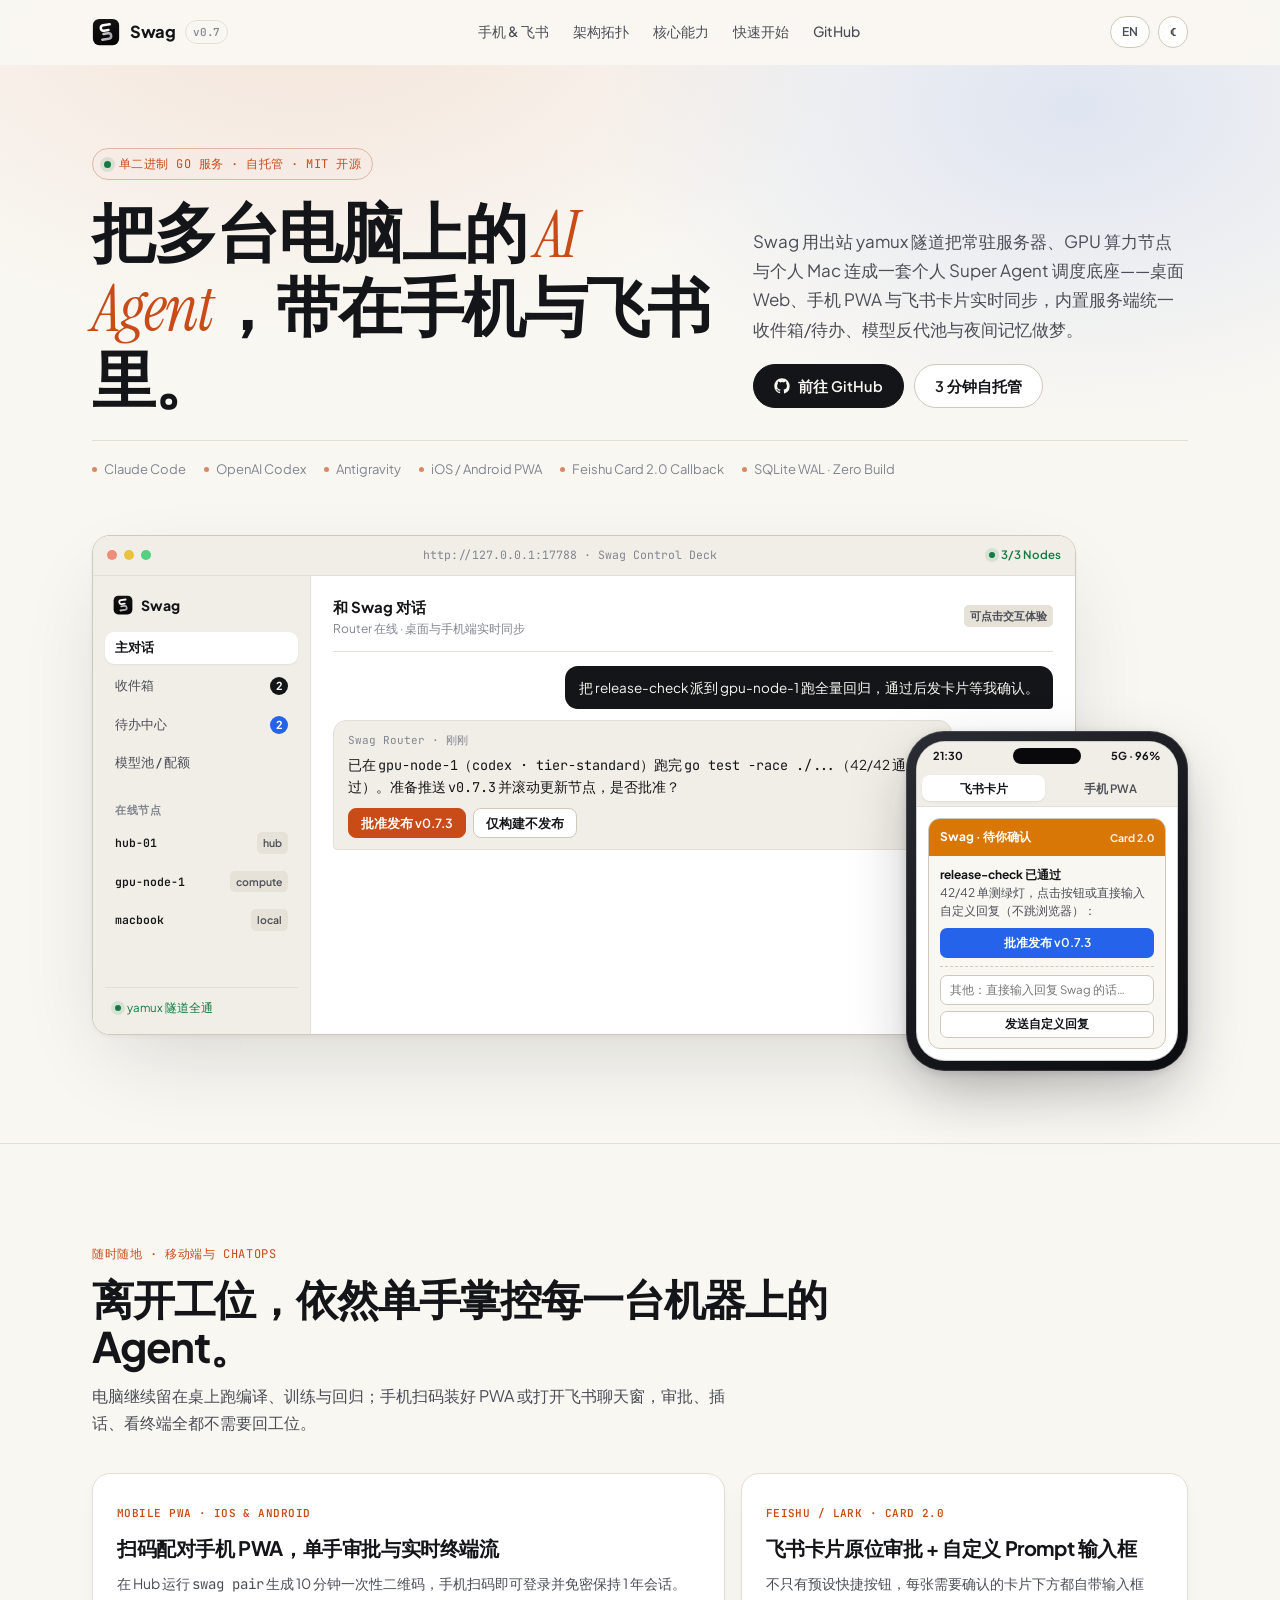
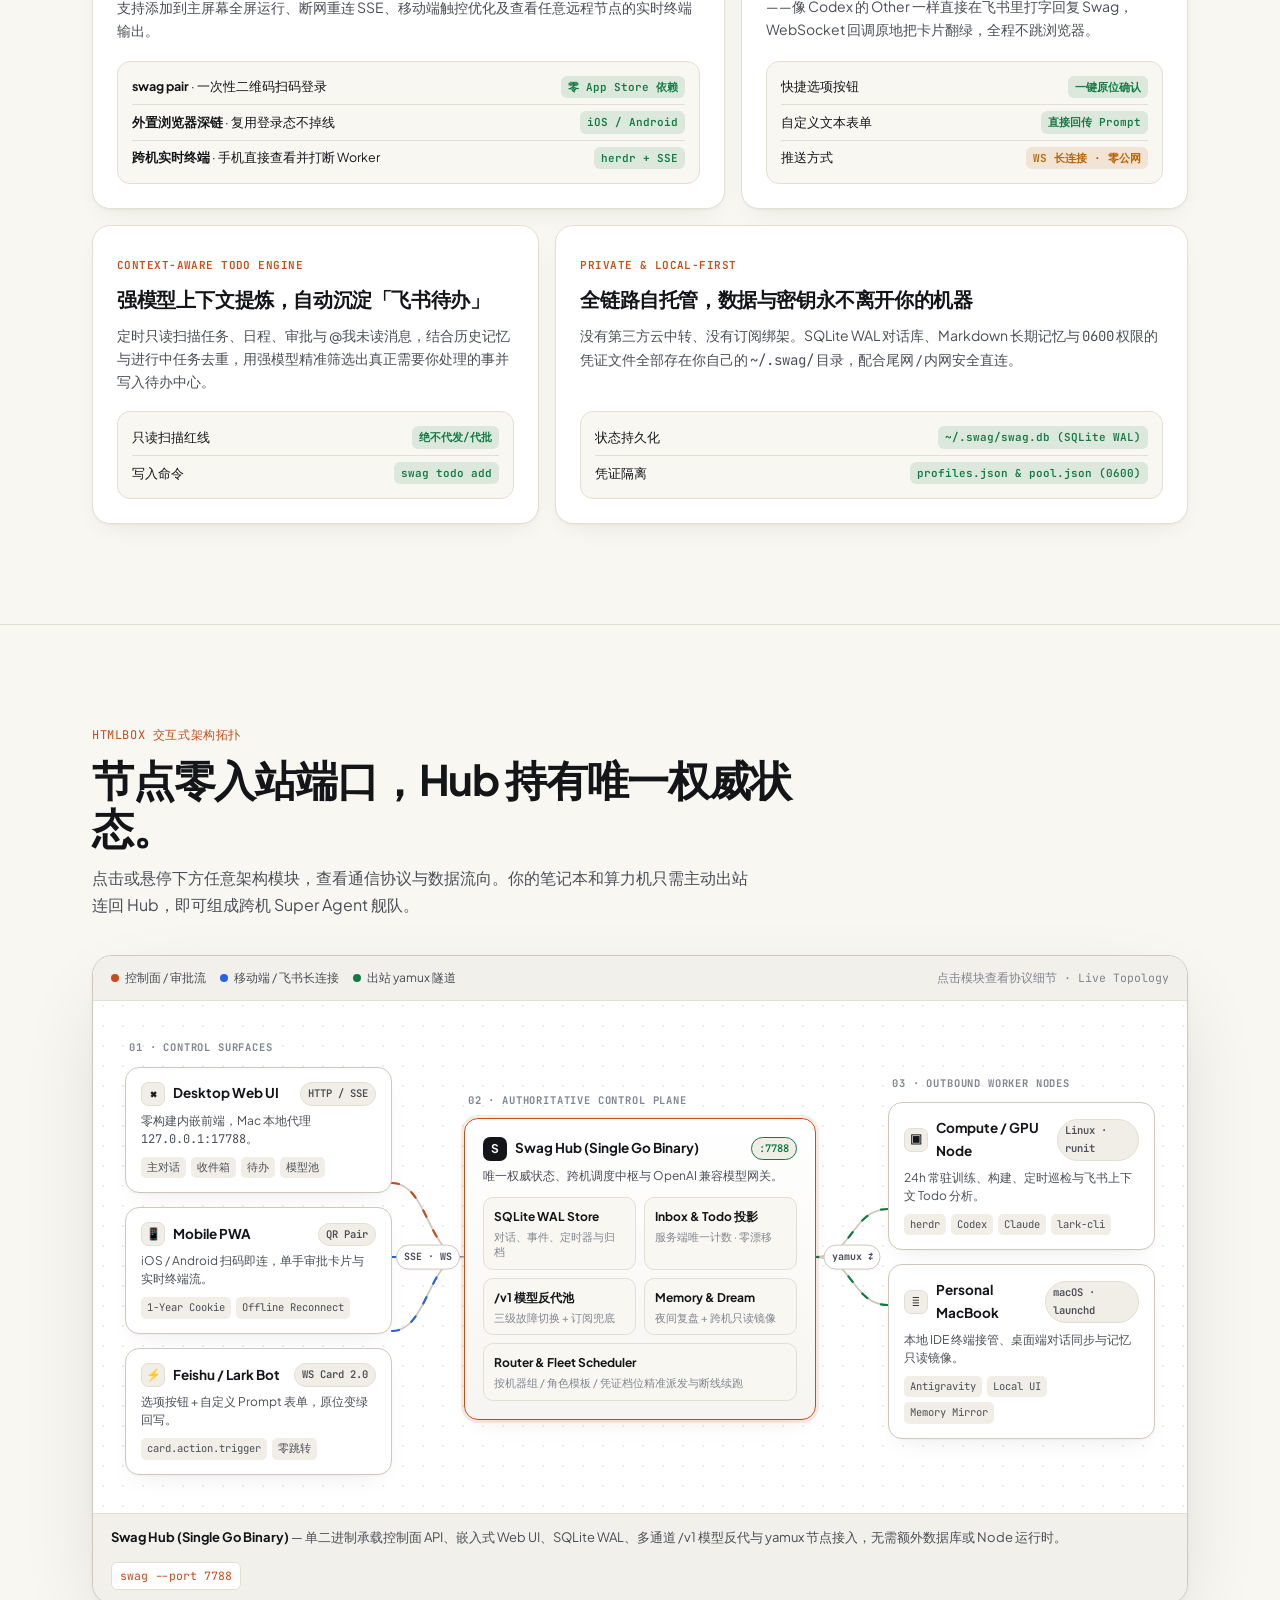
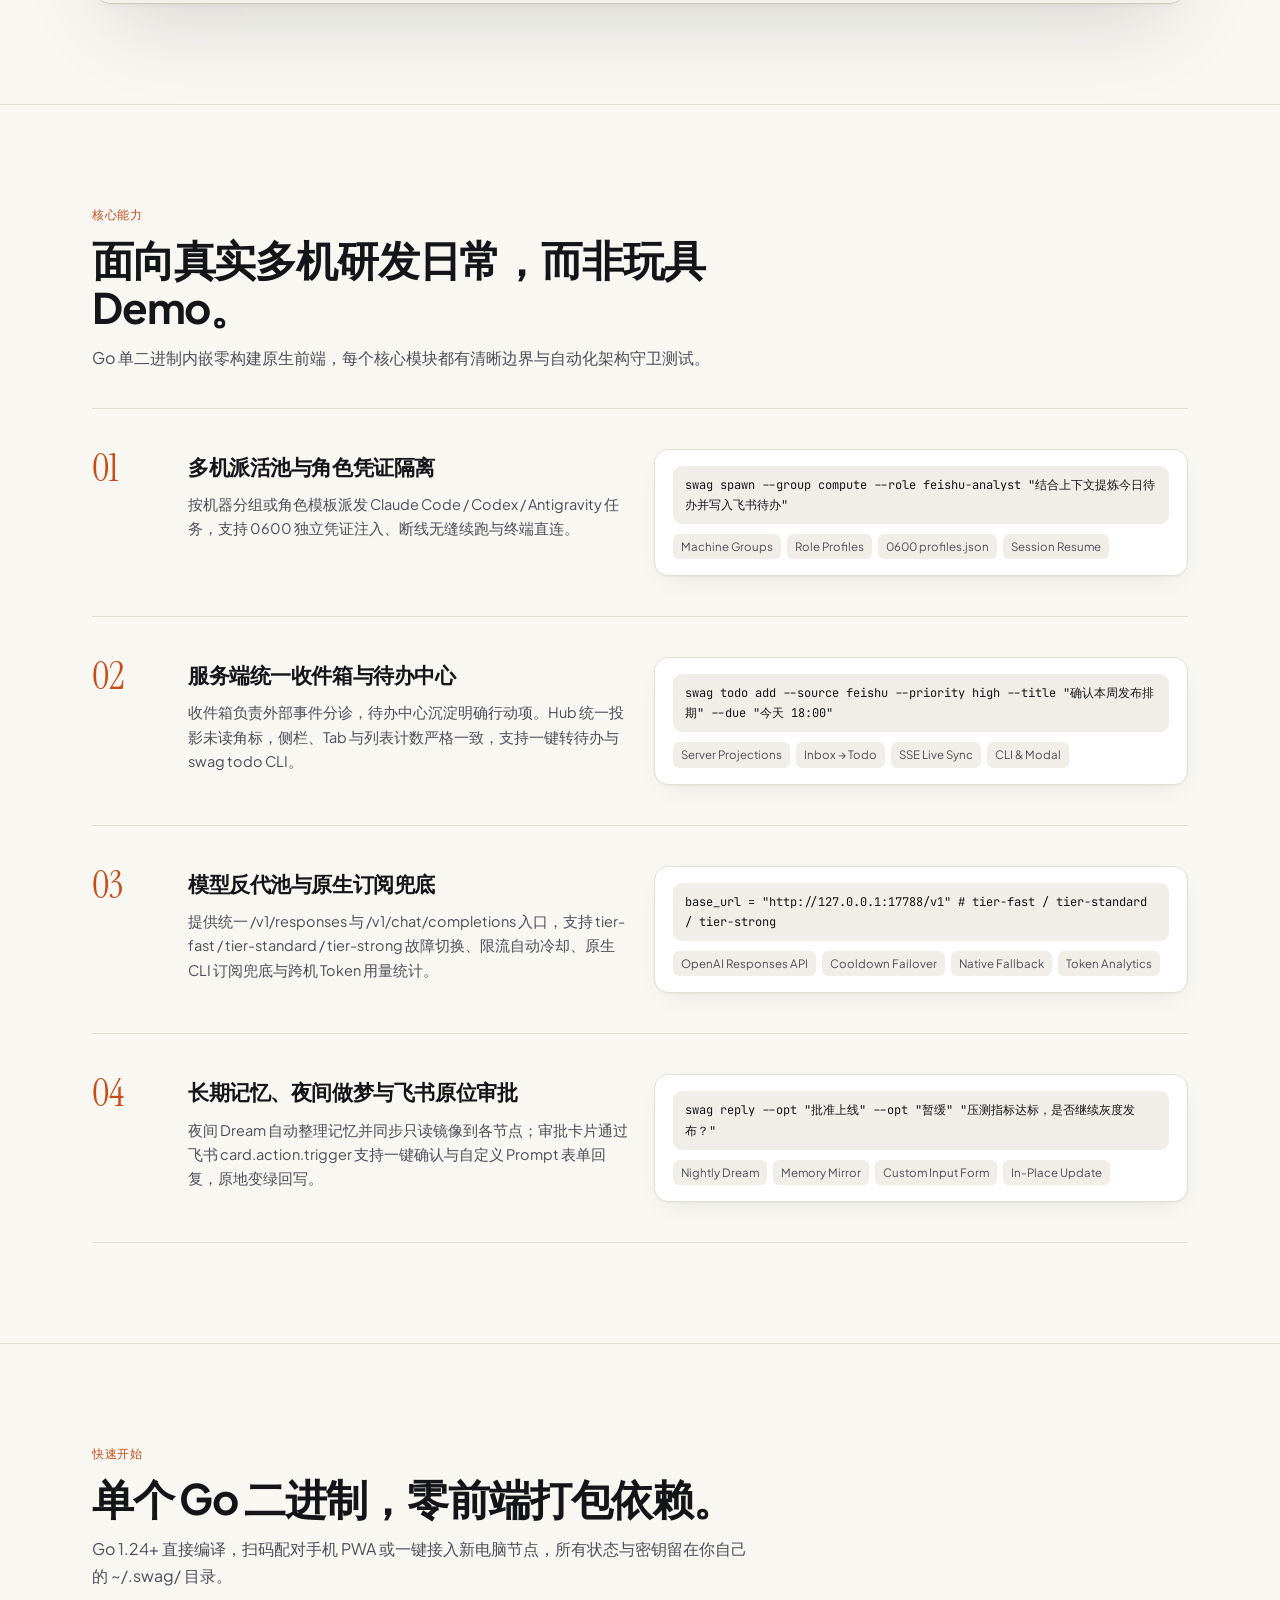
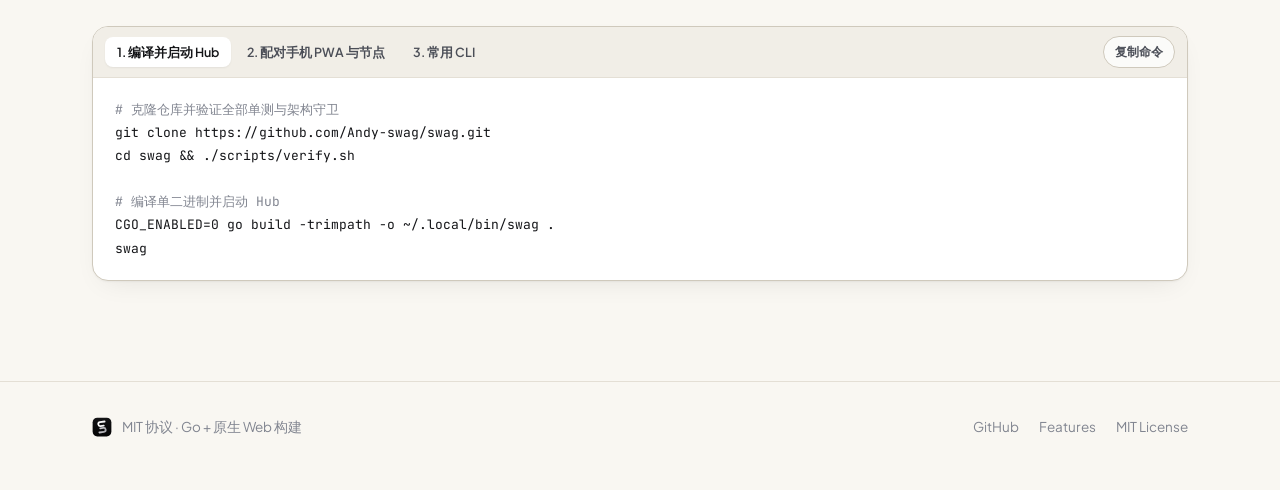
<file: docs/index.html>
<!doctype html>
<html lang="zh-CN">
<head>
  <meta charset="utf-8">
  <meta name="viewport" content="width=device-width, initial-scale=1">
  <title>Swag — 多机 Super Agent 控制台</title>
  <meta name="description" content="自托管多机 Super Agent 控制台与任务调度底座：Go 单二进制 + 出站 yamux 隧道 + 手机 PWA 与飞书原位审批 + 服务端统一收件箱与待办中心 + 多通道模型反代池。">
  <link rel="icon" href="icon.svg" type="image/svg+xml">
  <link rel="preconnect" href="https://fonts.googleapis.com">
  <link rel="preconnect" href="https://fonts.gstatic.com" crossorigin>
  <link href="https://fonts.googleapis.com/css2?family=Instrument+Serif:ital@0;1&family=JetBrains+Mono:wght@400;500;600&family=Plus+Jakarta+Sans:wght@400;500;600;700;800&display=swap" rel="stylesheet">
  <link rel="stylesheet" href="styles.css">
</head>
<body>
  <header class="topbar">
    <div class="wrap topbar-in">
      <a class="brand" href="#">
        <img src="icon.svg" alt="Swag">
        <span>Swag</span>
        <span class="brand-ver">v0.7</span>
      </a>
      <nav class="nav" aria-label="Primary">
        <a href="#mobile" data-i18n="nav.mobile">手机 &amp; 飞书</a>
        <a href="#arch" data-i18n="nav.arch">架构拓扑</a>
        <a href="#features" data-i18n="nav.features">核心能力</a>
        <a href="#start" data-i18n="nav.start">快速开始</a>
        <a href="https://github.com/Andy-swag/swag" target="_blank" rel="noopener">GitHub</a>
      </nav>
      <div class="nav-acts">
        <button type="button" class="pill-btn" id="lang-toggle" title="Switch Language">EN</button>
        <button type="button" class="pill-btn" id="theme-toggle" title="Toggle Theme" aria-label="Toggle theme">☾</button>
      </div>
    </div>
  </header>

  <main>
    <div class="hero-wash">
      <section class="hero">
        <div class="wrap">
          <div class="hero-grid">
            <div>
              <div class="eyebrow"><span class="live-dot"></span><span data-i18n="hero.eyebrow">单二进制 Go 服务 · 自托管 · MIT 开源</span></div>
              <h1>
                <span data-i18n="hero.h1a">把多台电脑上的 </span><span class="serif" data-i18n="hero.h1b">AI Agent</span><span data-i18n="hero.h1c">，带在手机与飞书里。</span>
              </h1>
            </div>
            <div class="hero-side">
              <p class="lede" data-i18n="hero.lede">Swag 用出站 yamux 隧道把常驻服务器、GPU 算力节点与个人 Mac 连成一套个人 Super Agent 调度底座——桌面 Web、手机 PWA 与飞书卡片实时同步，内置服务端统一收件箱/待办、模型反代池与夜间记忆做梦。</p>
              <div class="cta-row">
                <a class="btn primary" href="https://github.com/Andy-swag/swag" target="_blank" rel="noopener">
                  <svg viewBox="0 0 24 24" fill="currentColor" aria-hidden="true"><path d="M12 .5C5.65.5.5 5.65.5 12c0 5.08 3.29 9.39 7.86 10.91.58.11.79-.25.79-.56v-2c-3.2.7-3.87-1.36-3.87-1.36-.52-1.33-1.28-1.69-1.28-1.69-1.05-.72.08-.7.08-.7 1.16.08 1.77 1.19 1.77 1.19 1.03 1.77 2.71 1.26 3.37.96.1-.75.4-1.26.73-1.55-2.55-.29-5.24-1.28-5.24-5.68 0-1.25.45-2.28 1.18-3.08-.12-.29-.51-1.46.11-3.04 0 0 .97-.31 3.17 1.18a10.9 10.9 0 0 1 5.77 0c2.2-1.49 3.17-1.18 3.17-1.18.62 1.58.23 2.75.11 3.04.74.8 1.18 1.83 1.18 3.08 0 4.41-2.69 5.39-5.26 5.67.42.36.79 1.07.79 2.16v3.2c0 .31.21.68.8.56A11.51 11.51 0 0 0 23.5 12C23.5 5.65 18.35.5 12 .5Z"/></svg>
                  <span data-i18n="hero.cta.gh">前往 GitHub</span>
                </a>
                <a class="btn" href="#start" data-i18n="hero.cta.start">3 分钟自托管</a>
              </div>
            </div>
          </div>

          <div class="compat-strip">
            <span>Claude Code</span>
            <span>OpenAI Codex</span>
            <span>Antigravity</span>
            <span>iOS / Android PWA</span>
            <span>Feishu Card 2.0 Callback</span>
            <span>SQLite WAL · Zero Build</span>
          </div>

          <!-- Interactive Desktop Control Deck + iPhone 16 Pro Stage -->
          <div class="stage-wrap reveal in">
            <div class="deck-frame">
              <div class="deck-chrome">
                <div class="dots"><i></i><i></i><i></i></div>
                <span class="chrome-url">http://127.0.0.1:17788 · Swag Control Deck</span>
                <span class="chrome-pill"><span class="live-dot" style="width:6px;height:6px"></span> 3/3 Nodes</span>
              </div>
              <div class="deck-app">
                <aside class="deck-side">
                  <div class="ds-brand"><img src="icon.svg" alt=""> Swag</div>
                  <button type="button" class="ds-nav on" data-deck-tab="chat"><span>主对话</span></button>
                  <button type="button" class="ds-nav" data-deck-tab="inbox"><span>收件箱</span><span class="ds-badge" id="demo-inbox-badge">2</span></button>
                  <button type="button" class="ds-nav" data-deck-tab="todos"><span>待办中心</span><span class="ds-badge blue" id="demo-todo-badge">2</span></button>
                  <button type="button" class="ds-nav" data-deck-tab="pool"><span>模型池 / 配额</span></button>

                  <div class="ds-sec">在线节点</div>
                  <div class="ds-node"><b>hub-01</b><span class="ds-tag">hub</span></div>
                  <div class="ds-node"><b>gpu-node-1</b><span class="ds-tag">compute</span></div>
                  <div class="ds-node"><b>macbook</b><span class="ds-tag">local</span></div>
                  <div class="ds-foot"><span class="live-dot" style="width:6px;height:6px"></span> yamux 隧道全通</div>
                </aside>

                <div class="deck-main">
                  <div class="dm-head">
                    <div>
                      <div class="dm-title" id="dm-title">和 Swag 对话</div>
                      <div class="dm-sub" id="dm-sub">Router 在线 · 桌面与手机端实时同步</div>
                    </div>
                    <span class="ds-tag">可点击交互体验</span>
                  </div>

                  <!-- Chat View -->
                  <div class="dm-view on" data-deck-view="chat">
                    <div class="bubble user">把 release-check 派到 gpu-node-1 跑全量回归，通过后发卡片等我确认。</div>
                    <div class="bubble agent">
                      <div class="bubble-meta">Swag Router · 刚刚</div>
                      已在 <code>gpu-node-1</code>（<code>codex · tier-standard</code>）跑完 <code>go test -race ./...</code>（42/42 通过）。准备推送 <code>v0.7.3</code> 并滚动更新节点，是否批准？
                      <div class="opt-row">
                        <button type="button" class="opt-btn primary" data-demo-approve="批准发布 v0.7.3">批准发布 v0.7.3</button>
                        <button type="button" class="opt-btn" data-demo-approve="仅构建不发布">仅构建不发布</button>
                      </div>
                    </div>
                    <div class="bubble user" id="demo-chat-confirm" hidden>✅ 已确认：批准发布 v0.7.3</div>
                  </div>

                  <!-- Inbox View -->
                  <div class="dm-view" data-deck-view="inbox">
                    <div class="item-card">
                      <div class="item-av feishu">飞</div>
                      <div class="item-body">
                        <div class="item-top"><span>feishu-todo 上下文汇总</span><span class="dm-sub">18:30</span></div>
                        <div class="item-desc">强模型综合 IM、日程、审批与任务后提炼出 2 条需你跟进的行动项，已去重。</div>
                        <div class="item-foot">
                          <button type="button" class="mini-btn" data-demo-ack="promote">+ 转为待办</button>
                          <button type="button" class="mini-btn" data-demo-ack="seen">标为已看</button>
                        </div>
                      </div>
                    </div>
                    <div class="item-card">
                      <div class="item-av agent">助</div>
                      <div class="item-body">
                        <div class="item-top"><span>worker release-check 阻塞确认</span><span class="dm-sub">18:42</span></div>
                        <div class="item-desc">全量回归已绿，待主人审批发布或补充自定义指令。</div>
                        <div class="item-foot">
                          <button type="button" class="mini-btn" data-demo-ack="promote">+ 转为待办</button>
                          <button type="button" class="mini-btn" data-demo-ack="seen">标为已看</button>
                        </div>
                      </div>
                    </div>
                  </div>

                  <!-- Todos View -->
                  <div class="dm-view" data-deck-view="todos">
                    <div class="item-card">
                      <div class="item-av agent">审</div>
                      <div class="item-body">
                        <div class="item-top"><span>待审批 · 发布 v0.7.3</span><span class="dm-sub">高优先</span></div>
                        <div class="item-desc">支持在待办卡片内直接点击审批或派给 Swag 继续执行。</div>
                      </div>
                    </div>
                    <div class="item-card">
                      <div class="item-av feishu">飞</div>
                      <div class="item-body">
                        <div class="item-top"><span>确认明日架构评审材料</span><span class="dm-sub">飞书待办</span></div>
                        <div class="item-desc">由 <code>feishu-analyst</code> 结合上下文提炼并通过 <code>swag todo add --source feishu</code> 自动入列。</div>
                      </div>
                    </div>
                  </div>

                  <!-- Pool View -->
                  <div class="dm-view" data-deck-view="pool">
                    <div class="pool-grid">
                      <div class="p-card">
                        <div class="p-top"><span>Codex Pro</span><span class="p-ok">可用</span></div>
                        <div class="meter-track"><div class="meter-fill" style="width:92%"></div></div>
                        <div class="p-foot">5h 剩余 92% · 跨机去重</div>
                      </div>
                      <div class="p-card">
                        <div class="p-top"><span>Claude Max</span><span class="p-ok">可用</span></div>
                        <div class="meter-track"><div class="meter-fill" style="width:86%"></div></div>
                        <div class="p-foot">7d 剩余 86% · 原生直连</div>
                      </div>
                      <div class="p-card">
                        <div class="p-top"><span>API Pool /v1</span><span class="p-ok">2 通道</span></div>
                        <div class="meter-track"><div class="meter-fill" style="width:100%"></div></div>
                        <div class="p-foot">primary → backup → native</div>
                      </div>
                    </div>
                    <div class="item-card">
                      <div class="item-body">
                        <div class="item-top"><span>分级路由与订阅兜底</span><span class="dm-sub">自动冷却 · 零中断</span></div>
                        <div class="item-desc"><code>tier-fast</code> / <code>tier-standard</code> / <code>tier-strong</code> 遇 429/5xx 自动切换通道，全池不可用时自动兜底到本机原生 CLI 订阅。</div>
                      </div>
                    </div>
                  </div>
                </div>
              </div>
            </div>

            <!-- Floating iPhone 16 Pro Frame: Feishu Card 2.0 + Mobile PWA -->
            <div class="phone-frame" aria-label="Mobile PWA & Feishu Interactive Card Preview">
              <div class="phone-screen">
                <div class="phone-status">
                  <span>21:30</span>
                  <div class="phone-island"></div>
                  <span>5G · 96%</span>
                </div>
                <div class="phone-switch">
                  <button type="button" class="on" data-phone-tab="lark">飞书卡片</button>
                  <button type="button" data-phone-tab="pwa">手机 PWA</button>
                </div>
                <div class="phone-body">
                  <!-- Pane 1: Feishu Card 2.0 with Options + Custom Input -->
                  <div class="phone-pane on" data-phone-pane="lark">
                    <div class="lark-card" id="lark-card">
                      <div class="lc-head">
                        <span>Swag · 待你确认</span>
                        <span style="font-size:10.5px;opacity:.9">Card 2.0</span>
                      </div>
                      <div class="lc-body">
                        <b>release-check 已通过</b><br>
                        42/42 单测绿灯，点击按钮或直接输入自定义回复（不跳浏览器）：
                        <button type="button" class="lc-btn" data-demo-approve="批准发布 v0.7.3">批准发布 v0.7.3</button>
                        <form class="lc-form" id="demo-lark-form">
                          <input class="lc-input" id="demo-lark-input" placeholder="其他：直接输入回复 Swag 的话…" autocomplete="off">
                          <button type="submit" class="lc-sub">发送自定义回复</button>
                        </form>
                        <div class="lc-done" id="demo-lark-done">✅ 已确认：「批准发布 v0.7.3」· 卡片原地更新</div>
                      </div>
                    </div>
                  </div>

                  <!-- Pane 2: Mobile PWA -->
                  <div class="phone-pane" data-phone-pane="pwa">
                    <div class="pwa-mini">
                      <div class="pwa-pill">
                        <div><b>Swag Mobile PWA</b><div style="font-size:10.5px;color:var(--ink-3)">单手审批 · 终端实时流</div></div>
                        <span class="bp-badge">在线</span>
                      </div>
                      <div class="pwa-pill">
                        <span>gpu-node-1 · release-check</span>
                        <span class="bp-badge">运行中</span>
                      </div>
                      <div class="pwa-pill">
                        <span>收件箱 / 待办</span>
                        <span class="bp-badge warn">实时 SSE</span>
                      </div>
                      <div class="pwa-qr">
                        <svg viewBox="0 0 36 36" fill="#141518" aria-hidden="true">
                          <rect x="2" y="2" width="10" height="10" rx="1.5"/><rect x="4.5" y="4.5" width="5" height="5" fill="#fff"/><rect x="6" y="6" width="2" height="2"/>
                          <rect x="24" y="2" width="10" height="10" rx="1.5"/><rect x="26.5" y="4.5" width="5" height="5" fill="#fff"/><rect x="28" y="6" width="2" height="2"/>
                          <rect x="2" y="24" width="10" height="10" rx="1.5"/><rect x="4.5" y="26.5" width="5" height="5" fill="#fff"/><rect x="6" y="28" width="2" height="2"/>
                          <rect x="15" y="4" width="3" height="3"/><rect x="15" y="10" width="6" height="3"/><rect x="15" y="16" width="4" height="4"/>
                          <rect x="22" y="16" width="4" height="3"/><rect x="29" y="16" width="5" height="4"/><rect x="15" y="24" width="5" height="3"/>
                          <rect x="23" y="23" width="4" height="4"/><rect x="30" y="25" width="4" height="9"/><rect x="17" y="30" width="9" height="4"/>
                        </svg>
                        <div><b>扫码即连手机</b><br>运行 <code>swag pair</code> 生成一次性配对码，添加到主屏幕即原生 App 体验。</div>
                      </div>
                    </div>
                  </div>
                </div>
              </div>
            </div>
          </div>
        </div>
      </section>
    </div>

    <!-- Mobile & Anywhere Bento Section -->
    <section class="band" id="mobile">
      <div class="wrap">
        <div class="reveal">
          <div class="sec-kicker" data-i18n="mob.kicker">随时随地 · 移动端与 ChatOps</div>
          <h2 class="sec-h" data-i18n="mob.h">离开工位，依然单手掌控每一台机器上的 Agent。</h2>
          <p class="sec-p" data-i18n="mob.p">电脑继续留在桌上跑编译、训练与回归；手机扫码装好 PWA 或打开飞书聊天窗，审批、插话、看终端全都不需要回工位。</p>
        </div>

        <div class="bento-grid reveal">
          <div class="bento wide">
            <div>
              <div class="bento-tag">Mobile PWA · iOS &amp; Android</div>
              <h3 data-i18n="b1.t">扫码配对手机 PWA，单手审批与实时终端流</h3>
              <p data-i18n="b1.p">在 Hub 运行 <code>swag pair</code> 生成 10 分钟一次性二维码，手机扫码即可登录并免密保持 1 年会话。支持添加到主屏幕全屏运行、断网重连 SSE、移动端触控优化及查看任意远程节点的实时终端输出。</p>
            </div>
            <div class="bento-preview">
              <div class="bp-row"><span><b>swag pair</b> · 一次性二维码扫码登录</span><span class="bp-badge">零 App Store 依赖</span></div>
              <div class="bp-row"><span><b>外置浏览器深链</b> · 复用登录态不掉线</span><span class="bp-badge">iOS / Android</span></div>
              <div class="bp-row"><span><b>跨机实时终端</b> · 手机直接查看并打断 Worker</span><span class="bp-badge">herdr + SSE</span></div>
            </div>
          </div>

          <div class="bento narrow">
            <div>
              <div class="bento-tag">Feishu / Lark · Card 2.0</div>
              <h3 data-i18n="b2.t">飞书卡片原位审批 + 自定义 Prompt 输入框</h3>
              <p data-i18n="b2.p">不只有预设快捷按钮，每张需要确认的卡片下方都自带输入框——像 Codex 的 Other 一样直接在飞书里打字回复 Swag，WebSocket 回调原地把卡片翻绿，全程不跳浏览器。</p>
            </div>
            <div class="bento-preview">
              <div class="bp-row"><span>快捷选项按钮</span><span class="bp-badge">一键原位确认</span></div>
              <div class="bp-row"><span>自定义文本表单</span><span class="bp-badge">直接回传 Prompt</span></div>
              <div class="bp-row"><span>推送方式</span><span class="bp-badge warn">WS 长连接 · 零公网</span></div>
            </div>
          </div>

          <div class="bento narrow">
            <div>
              <div class="bento-tag">Context-Aware Todo Engine</div>
              <h3 data-i18n="b3.t">强模型上下文提炼，自动沉淀「飞书待办」</h3>
              <p data-i18n="b3.p">定时只读扫描任务、日程、审批与 @我未读消息，结合历史记忆与进行中任务去重，用强模型精准筛选出真正需要你处理的事并写入待办中心。</p>
            </div>
            <div class="bento-preview">
              <div class="bp-row"><span>只读扫描红线</span><span class="bp-badge">绝不代发/代批</span></div>
              <div class="bp-row"><span>写入命令</span><span class="bp-badge">swag todo add</span></div>
            </div>
          </div>

          <div class="bento wide">
            <div>
              <div class="bento-tag">Private &amp; Local-First</div>
              <h3 data-i18n="b4.t">全链路自托管，数据与密钥永不离开你的机器</h3>
              <p data-i18n="b4.p">没有第三方云中转、没有订阅绑架。SQLite WAL 对话库、Markdown 长期记忆与 <code>0600</code> 权限的凭证文件全部存在你自己的 <code>~/.swag/</code> 目录，配合尾网 / 内网安全直连。</p>
            </div>
            <div class="bento-preview">
              <div class="bp-row"><span>状态持久化</span><span class="bp-badge">~/.swag/swag.db (SQLite WAL)</span></div>
              <div class="bp-row"><span>凭证隔离</span><span class="bp-badge">profiles.json &amp; pool.json (0600)</span></div>
            </div>
          </div>
        </div>
      </div>
    </section>

    <!-- HTMLBox Interactive Architecture Topology -->
    <section class="band" id="arch">
      <div class="wrap">
        <div class="reveal">
          <div class="sec-kicker" data-i18n="arch.kicker">HTMLBox 交互式架构拓扑</div>
          <h2 class="sec-h" data-i18n="arch.h">节点零入站端口，Hub 持有唯一权威状态。</h2>
          <p class="sec-p" data-i18n="arch.p">点击或悬停下方任意架构模块，查看通信协议与数据流向。你的笔记本和算力机只需主动出站连回 Hub，即可组成跨机 Super Agent 舰队。</p>
        </div>

        <div class="htmlbox-canvas reveal">
          <div class="hb-topbar">
            <div class="hb-legend">
              <span><i class="hb-dot" style="background:var(--accent)"></i>控制面 / 审批流</span>
              <span><i class="hb-dot" style="background:var(--blue)"></i>移动端 / 飞书长连接</span>
              <span><i class="hb-dot" style="background:var(--ok)"></i>出站 yamux 隧道</span>
            </div>
            <span class="hb-hint">点击模块查看协议细节 · Live Topology</span>
          </div>

          <div class="hb-stage">
            <!-- Left: Surfaces -->
            <div class="hb-col">
              <div class="hb-col-title">01 · Control Surfaces</div>
              <div class="hbox" data-hb="web">
                <div class="hbox-head">
                  <span class="hbox-title"><span class="hbox-ico">⌘</span>Desktop Web UI</span>
                  <span class="hbox-proto">HTTP / SSE</span>
                </div>
                <p>零构建内嵌前端，Mac 本地代理 <code>127.0.0.1:17788</code>。</p>
                <div class="hbox-chips"><span>主对话</span><span>收件箱</span><span>待办</span><span>模型池</span></div>
              </div>

              <div class="hbox" data-hb="mobile">
                <div class="hbox-head">
                  <span class="hbox-title"><span class="hbox-ico">📱</span>Mobile PWA</span>
                  <span class="hbox-proto">QR Pair</span>
                </div>
                <p>iOS / Android 扫码即连，单手审批卡片与实时终端流。</p>
                <div class="hbox-chips"><span>1-Year Cookie</span><span>Offline Reconnect</span></div>
              </div>

              <div class="hbox" data-hb="lark">
                <div class="hbox-head">
                  <span class="hbox-title"><span class="hbox-ico">⚡</span>Feishu / Lark Bot</span>
                  <span class="hbox-proto">WS Card 2.0</span>
                </div>
                <p>选项按钮 + 自定义 Prompt 表单，原位变绿回写。</p>
                <div class="hbox-chips"><span>card.action.trigger</span><span>零跳转</span></div>
              </div>
            </div>

            <!-- Bridge Left -->
            <div class="hb-bridge" aria-hidden="true">
              <svg viewBox="0 0 72 220">
                <path class="flow-path" d="M 0 36 C 36 36, 36 110, 72 110"/>
                <path class="flow-pulse" d="M 0 36 C 36 36, 36 110, 72 110"/>
                <path class="flow-path" d="M 0 110 L 72 110"/>
                <path class="flow-pulse blue" d="M 0 110 L 72 110"/>
                <path class="flow-path" d="M 0 184 C 36 184, 36 110, 72 110"/>
                <path class="flow-pulse blue" d="M 0 184 C 36 184, 36 110, 72 110"/>
              </svg>
              <span class="hb-bridge-label">SSE · WS</span>
            </div>

            <!-- Center: Swag Hub -->
            <div class="hb-col">
              <div class="hb-col-title">02 · Authoritative Control Plane</div>
              <div class="hbox hub active" data-hb="hub">
                <div class="hbox-head">
                  <span class="hbox-title"><span class="hbox-ico" style="background:var(--ink);color:var(--paper);border:0">S</span>Swag Hub (Single Go Binary)</span>
                  <span class="hbox-proto" style="color:var(--ok);border-color:var(--ok)">:7788</span>
                </div>
                <p>唯一权威状态、跨机调度中枢与 OpenAI 兼容模型网关。</p>
                <div class="hub-grid">
                  <div class="hub-mod"><b>SQLite WAL Store</b><small>对话、事件、定时器与归档</small></div>
                  <div class="hub-mod"><b>Inbox &amp; Todo 投影</b><small>服务端唯一计数 · 零漂移</small></div>
                  <div class="hub-mod"><b>/v1 模型反代池</b><small>三级故障切换 + 订阅兜底</small></div>
                  <div class="hub-mod"><b>Memory &amp; Dream</b><small>夜间复盘 + 跨机只读镜像</small></div>
                  <div class="hub-mod wide"><b>Router &amp; Fleet Scheduler</b><small>按机器组 / 角色模板 / 凭证档位精准派发与断线续跑</small></div>
                </div>
              </div>
            </div>

            <!-- Bridge Right -->
            <div class="hb-bridge" aria-hidden="true">
              <svg viewBox="0 0 72 220">
                <path class="flow-path" d="M 72 62 C 36 62, 36 110, 0 110"/>
                <path class="flow-pulse ok" d="M 72 62 C 36 62, 36 110, 0 110"/>
                <path class="flow-path" d="M 72 158 C 36 158, 36 110, 0 110"/>
                <path class="flow-pulse ok" d="M 72 158 C 36 158, 36 110, 0 110"/>
              </svg>
              <span class="hb-bridge-label">yamux ⇄</span>
            </div>

            <!-- Right: Execution Nodes -->
            <div class="hb-col">
              <div class="hb-col-title">03 · Outbound Worker Nodes</div>
              <div class="hbox" data-hb="compute">
                <div class="hbox-head">
                  <span class="hbox-title"><span class="hbox-ico">▣</span>Compute / GPU Node</span>
                  <span class="hbox-proto">Linux · runit</span>
                </div>
                <p>24h 常驻训练、构建、定时巡检与飞书上下文 Todo 分析。</p>
                <div class="hbox-chips"><span>herdr</span><span>Codex</span><span>Claude</span><span>lark-cli</span></div>
              </div>

              <div class="hbox" data-hb="laptop">
                <div class="hbox-head">
                  <span class="hbox-title"><span class="hbox-ico"></span>Personal MacBook</span>
                  <span class="hbox-proto">macOS · launchd</span>
                </div>
                <p>本地 IDE 终端接管、桌面端对话同步与记忆只读镜像。</p>
                <div class="hbox-chips"><span>Antigravity</span><span>Local UI</span><span>Memory Mirror</span></div>
              </div>
            </div>
          </div>

          <div class="hb-inspector" id="hb-inspector">
            <div><strong id="hb-ins-title">Swag Hub (Single Go Binary)</strong> — <span id="hb-ins-desc">单二进制承载控制面 API、嵌入式 Web UI、SQLite WAL、多通道 /v1 模型反代与 yamux 节点接入，无需额外数据库或 Node 运行时。</span></div>
            <code id="hb-ins-cmd">swag --port 7788</code>
          </div>
        </div>
      </div>
    </section>

    <!-- Core Capabilities -->
    <section class="band" id="features">
      <div class="wrap">
        <div class="reveal">
          <div class="sec-kicker" data-i18n="feat.kicker">核心能力</div>
          <h2 class="sec-h" data-i18n="feat.h">面向真实多机研发日常，而非玩具 Demo。</h2>
          <p class="sec-p" data-i18n="feat.p">Go 单二进制内嵌零构建原生前端，每个核心模块都有清晰边界与自动化架构守卫测试。</p>
        </div>

        <div class="feat-list reveal">
          <article class="feat-row">
            <div class="feat-num">01</div>
            <div>
              <h3 class="feat-title" data-i18n="f1.t">多机派活池与角色凭证隔离</h3>
              <p class="feat-sub" data-i18n="f1.s">按机器分组或角色模板派发 Claude Code / Codex / Antigravity 任务，支持 0600 独立凭证注入、断线无缝续跑与终端直连。</p>
            </div>
            <div class="feat-detail">
              <code>swag spawn --group compute --role feishu-analyst "结合上下文提炼今日待办并写入飞书待办"</code>
              <div class="feat-tags"><span>Machine Groups</span><span>Role Profiles</span><span>0600 profiles.json</span><span>Session Resume</span></div>
            </div>
          </article>

          <article class="feat-row">
            <div class="feat-num">02</div>
            <div>
              <h3 class="feat-title" data-i18n="f2.t">服务端统一收件箱与待办中心</h3>
              <p class="feat-sub" data-i18n="f2.s">收件箱负责外部事件分诊，待办中心沉淀明确行动项。Hub 统一投影未读角标，侧栏、Tab 与列表计数严格一致，支持一键转待办与 swag todo CLI。</p>
            </div>
            <div class="feat-detail">
              <code>swag todo add --source feishu --priority high --title "确认本周发布排期" --due "今天 18:00"</code>
              <div class="feat-tags"><span>Server Projections</span><span>Inbox → Todo</span><span>SSE Live Sync</span><span>CLI &amp; Modal</span></div>
            </div>
          </article>

          <article class="feat-row">
            <div class="feat-num">03</div>
            <div>
              <h3 class="feat-title" data-i18n="f3.t">模型反代池与原生订阅兜底</h3>
              <p class="feat-sub" data-i18n="f3.s">提供统一 /v1/responses 与 /v1/chat/completions 入口，支持 tier-fast / tier-standard / tier-strong 故障切换、限流自动冷却、原生 CLI 订阅兜底与跨机 Token 用量统计。</p>
            </div>
            <div class="feat-detail">
              <code>base_url = "http://127.0.0.1:17788/v1"   # tier-fast / tier-standard / tier-strong</code>
              <div class="feat-tags"><span>OpenAI Responses API</span><span>Cooldown Failover</span><span>Native Fallback</span><span>Token Analytics</span></div>
            </div>
          </article>

          <article class="feat-row">
            <div class="feat-num">04</div>
            <div>
              <h3 class="feat-title" data-i18n="f4.t">长期记忆、夜间做梦与飞书原位审批</h3>
              <p class="feat-sub" data-i18n="f4.s">夜间 Dream 自动整理记忆并同步只读镜像到各节点；审批卡片通过飞书 card.action.trigger 支持一键确认与自定义 Prompt 表单回复，原地变绿回写。</p>
            </div>
            <div class="feat-detail">
              <code>swag reply --opt "批准上线" --opt "暂缓" "压测指标达标，是否继续灰度发布？"</code>
              <div class="feat-tags"><span>Nightly Dream</span><span>Memory Mirror</span><span>Custom Input Form</span><span>In-Place Update</span></div>
            </div>
          </article>
        </div>
      </div>
    </section>

    <!-- Quick Start -->
    <section class="band" id="start">
      <div class="wrap">
        <div class="reveal">
          <div class="sec-kicker" data-i18n="qs.kicker">快速开始</div>
          <h2 class="sec-h" data-i18n="qs.h">单个 Go 二进制，零前端打包依赖。</h2>
          <p class="sec-p" data-i18n="qs.p">Go 1.24+ 直接编译，扫码配对手机 PWA 或一键接入新电脑节点，所有状态与密钥留在你自己的 ~/.swag/ 目录。</p>
        </div>

        <div class="qs-shell reveal">
          <div class="qs-tabs">
            <div class="qs-tab-btns">
              <button type="button" class="qs-tab on" data-qs-tab="build">1. 编译并启动 Hub</button>
              <button type="button" class="qs-tab" data-qs-tab="pair">2. 配对手机 PWA 与节点</button>
              <button type="button" class="qs-tab" data-qs-tab="cli">3. 常用 CLI</button>
            </div>
            <button type="button" class="pill-btn" id="qs-copy" data-i18n="qs.copy">复制命令</button>
          </div>
          <pre class="qs-pre on" data-qs-pre="build"><span class="c"># 克隆仓库并验证全部单测与架构守卫</span>
git clone https://github.com/Andy-swag/swag.git
cd swag &amp;&amp; ./scripts/verify.sh

<span class="c"># 编译单二进制并启动 Hub</span>
CGO_ENABLED=0 go build -trimpath -o ~/.local/bin/swag .
swag</pre>
          <pre class="qs-pre" data-qs-pre="pair"><span class="c"># 在 Hub 上生成手机 PWA 配对二维码（10 分钟有效，扫码添加到主屏幕）</span>
swag pair

<span class="c"># 生成另一台电脑（Mac / Linux 算力节点）出站加入命令</span>
swag pair --computer

<span class="c"># 新节点接入后，本机直接打开 http://127.0.0.1:17788</span></pre>
          <pre class="qs-pre" data-qs-pre="cli"><span class="c"># 查看在线节点、Router 与运行中的 Worker</span>
swag list

<span class="c"># 定时任务与待办中心</span>
swag timer add "weekdays 10:00" --role feishu-analyst "整理飞书待办并同步到待办中心"
swag todo add --source feishu --priority high --title "复查发布检查项" --due "今天 18:00"
swag todo ls</pre>
        </div>
      </div>
    </section>
  </main>

  <footer>
    <div class="wrap foot-in">
      <div style="display:flex;align-items:center;gap:10px">
        <img src="icon.svg" alt="" style="width:20px;height:20px;border-radius:5px">
        <span data-i18n="foot.copy">MIT 协议 · Go + 原生 Web 构建</span>
      </div>
      <div class="foot-links">
        <a href="https://github.com/Andy-swag/swag" target="_blank" rel="noopener">GitHub</a>
        <a href="https://github.com/Andy-swag/swag/blob/main/FEATURES.md" target="_blank" rel="noopener">Features</a>
        <a href="https://github.com/Andy-swag/swag/blob/main/LICENSE" target="_blank" rel="noopener">MIT License</a>
      </div>
    </div>
  </footer>

  <script src="app.js"></script>
</body>
</html>
</file>
<file: docs/styles.css>
:root {
  --paper: #f9f7f2;
  --surface: #f1eee7;
  --surface-2: #e7e2d8;
  --card: #ffffff;
  --ink: #141518;
  --ink-2: #4b4e57;
  --ink-3: #818590;
  --line: #e4dfd5;
  --line-2: #cfc9bc;
  --accent: #c84b18;
  --accent-2: #e26a2c;
  --accent-soft: rgba(200, 75, 24, 0.11);
  --blue: #2563eb;
  --blue-soft: rgba(37, 99, 235, 0.12);
  --ok: #137a43;
  --ok-soft: rgba(19, 122, 67, 0.12);
  --warn: #b76508;
  --warn-soft: rgba(183, 101, 8, 0.13);
  --dot-grid: rgba(20, 21, 24, 0.08);
  --shadow-stage: 0 2px 4px rgba(18, 19, 22, 0.04), 0 32px 84px -22px rgba(18, 19, 22, 0.16);
  --shadow-phone: 0 24px 64px -12px rgba(18, 19, 22, 0.34), 0 2px 8px rgba(18, 19, 22, 0.12);
  --shadow-box: 0 1px 2px rgba(18, 19, 22, 0.04), 0 10px 28px -12px rgba(18, 19, 22, 0.1);
  --font-display: "Instrument Serif", "Songti SC", "Noto Serif SC", Georgia, serif;
  --font-sans: "Plus Jakarta Sans", "PingFang SC", "Hiragino Sans GB", "Noto Sans SC", -apple-system, sans-serif;
  --font-mono: "JetBrains Mono", "SF Mono", ui-monospace, Menlo, monospace;
  color-scheme: light;
}

@media (prefers-color-scheme: dark) {
  :root:not([data-theme="light"]) {
    --paper: #0c0d10;
    --surface: #13151a;
    --surface-2: #1c1f27;
    --card: #111318;
    --ink: #f2f0ea;
    --ink-2: #a8abb5;
    --ink-3: #6f7380;
    --line: #22252e;
    --line-2: #323642;
    --accent: #ef773d;
    --accent-2: #ff945c;
    --accent-soft: rgba(239, 119, 61, 0.15);
    --blue: #60a5fa;
    --blue-soft: rgba(96, 165, 250, 0.15);
    --ok: #3cd480;
    --ok-soft: rgba(60, 212, 128, 0.14);
    --warn: #f4ae49;
    --warn-soft: rgba(244, 174, 73, 0.14);
    --dot-grid: rgba(242, 240, 234, 0.08);
    --shadow-stage: 0 4px 12px rgba(0, 0, 0, 0.5), 0 40px 96px -20px rgba(0, 0, 0, 0.8);
    --shadow-phone: 0 28px 72px -10px rgba(0, 0, 0, 0.85);
    --shadow-box: 0 2px 6px rgba(0, 0, 0, 0.4), 0 16px 36px -14px rgba(0, 0, 0, 0.6);
    color-scheme: dark;
  }
}

:root[data-theme="dark"] {
  --paper: #0c0d10;
  --surface: #13151a;
  --surface-2: #1c1f27;
  --card: #111318;
  --ink: #f2f0ea;
  --ink-2: #a8abb5;
  --ink-3: #6f7380;
  --line: #22252e;
  --line-2: #323642;
  --accent: #ef773d;
  --accent-2: #ff945c;
  --accent-soft: rgba(239, 119, 61, 0.15);
  --blue: #60a5fa;
  --blue-soft: rgba(96, 165, 250, 0.15);
  --ok: #3cd480;
  --ok-soft: rgba(60, 212, 128, 0.14);
  --warn: #f4ae49;
  --warn-soft: rgba(244, 174, 73, 0.14);
  --dot-grid: rgba(242, 240, 234, 0.08);
  --shadow-stage: 0 4px 12px rgba(0, 0, 0, 0.5), 0 40px 96px -20px rgba(0, 0, 0, 0.8);
  --shadow-phone: 0 28px 72px -10px rgba(0, 0, 0, 0.85);
  --shadow-box: 0 2px 6px rgba(0, 0, 0, 0.4), 0 16px 36px -14px rgba(0, 0, 0, 0.6);
  color-scheme: dark;
}

* { box-sizing: border-box; }
html { scroll-behavior: smooth; -webkit-text-size-adjust: 100%; }
body {
  margin: 0;
  background: var(--paper);
  color: var(--ink);
  font: 15.5px/1.68 var(--font-sans);
  overflow-x: hidden;
  -webkit-font-smoothing: antialiased;
}
a { color: inherit; text-decoration: none; }
code, pre { font-family: var(--font-mono); }

.wrap { max-width: 1160px; margin: 0 auto; padding: 0 clamp(18px, 3vw, 32px); }

/* Reveal Animation */
.reveal {
  opacity: 0;
  transform: translateY(16px);
  transition: opacity 0.65s cubic-bezier(0.22, 1, 0.36, 1), transform 0.65s cubic-bezier(0.22, 1, 0.36, 1);
}
.reveal.in { opacity: 1; transform: translateY(0); }
@media (prefers-reduced-motion: reduce) {
  .reveal { opacity: 1; transform: none; transition: none; }
}

/* Top Ambient Wash */
.hero-wash {
  position: relative;
  background:
    radial-gradient(ellipse 62% 44% at 24% -6%, var(--accent-soft), transparent 70%),
    radial-gradient(ellipse 52% 40% at 84% 4%, var(--blue-soft), transparent 72%);
}

/* Sticky Topbar */
.topbar {
  position: sticky;
  top: 0;
  z-index: 50;
  background: color-mix(in srgb, var(--paper) 82%, transparent);
  backdrop-filter: saturate(1.5) blur(16px);
  -webkit-backdrop-filter: saturate(1.5) blur(16px);
  border-bottom: 1px solid transparent;
  transition: border-color 0.2s ease;
}
.topbar.scrolled { border-bottom-color: var(--line); }
.topbar-in {
  height: 64px;
  display: flex;
  align-items: center;
  justify-content: space-between;
  gap: 16px;
}
.brand {
  display: inline-flex;
  align-items: center;
  gap: 10px;
  font-weight: 750;
  font-size: 16.5px;
  letter-spacing: -0.025em;
}
.brand img { width: 28px; height: 28px; border-radius: 7px; }
.brand-ver {
  font-family: var(--font-mono);
  font-size: 11px;
  font-weight: 500;
  color: var(--ink-3);
  padding: 2px 7px;
  border: 1px solid var(--line);
  border-radius: 999px;
}
.nav { display: flex; align-items: center; gap: 24px; }
.nav a { font-size: 14px; font-weight: 500; color: var(--ink-2); transition: color 0.15s; }
.nav a:hover { color: var(--ink); }
.nav-acts { display: flex; align-items: center; gap: 8px; }
.pill-btn {
  display: inline-flex;
  align-items: center;
  gap: 6px;
  height: 32px;
  padding: 0 11px;
  border-radius: 999px;
  border: 1px solid var(--line-2);
  background: color-mix(in srgb, var(--card) 75%, transparent);
  color: var(--ink-2);
  font: 600 12px/1 var(--font-sans);
  cursor: pointer;
  transition: background 0.15s, color 0.15s, border-color 0.15s;
}
.pill-btn:hover { background: var(--surface); color: var(--ink); border-color: var(--ink-3); }

/* Buttons */
.btn {
  display: inline-flex;
  align-items: center;
  gap: 8px;
  height: 44px;
  padding: 0 20px;
  border-radius: 999px;
  border: 1px solid var(--line-2);
  background: var(--card);
  color: var(--ink);
  font: 600 14.5px/1 var(--font-sans);
  cursor: pointer;
  transition: transform 0.18s cubic-bezier(0.22, 1, 0.36, 1), background 0.15s, box-shadow 0.18s;
}
.btn:hover { transform: translateY(-1px); background: var(--surface); box-shadow: var(--shadow-box); }
.btn.primary {
  background: var(--ink);
  color: var(--paper);
  border-color: var(--ink);
}
.btn.primary:hover { background: var(--ink); opacity: 0.92; }
.btn svg { width: 16px; height: 16px; flex: none; }

/* Hero */
.hero { padding: clamp(46px, 6.5vw, 84px) 0 clamp(46px, 6vw, 72px); }
.hero-grid {
  display: grid;
  grid-template-columns: minmax(0, 1.18fr) minmax(0, 0.82fr);
  gap: 36px;
  align-items: end;
}
.eyebrow {
  display: inline-flex;
  align-items: center;
  gap: 8px;
  font-family: var(--font-mono);
  font-size: 12px;
  letter-spacing: 0.04em;
  text-transform: uppercase;
  color: var(--accent);
  margin-bottom: 16px;
  padding: 5px 11px;
  border-radius: 999px;
  border: 1px solid color-mix(in srgb, var(--accent) 26%, var(--line));
  background: color-mix(in srgb, var(--accent-soft) 55%, var(--card));
}
.live-dot {
  width: 7px;
  height: 7px;
  border-radius: 50%;
  background: var(--ok);
  box-shadow: 0 0 0 4px var(--ok-soft);
  flex: none;
}
h1 {
  margin: 0;
  font-size: clamp(38px, 5.2vw, 64px);
  line-height: 1.07;
  letter-spacing: -0.032em;
  font-weight: 750;
}
h1 .serif {
  font-family: var(--font-display);
  font-weight: 400;
  font-style: italic;
  color: var(--accent);
  letter-spacing: -0.01em;
}
.hero-side { display: flex; flex-direction: column; gap: 20px; padding-bottom: 4px; }
.lede { margin: 0; font-size: clamp(15.5px, 1.35vw, 17px); color: var(--ink-2); line-height: 1.72; }
.cta-row { display: flex; flex-wrap: wrap; gap: 10px; align-items: center; }

.compat-strip {
  display: flex;
  flex-wrap: wrap;
  gap: 8px 18px;
  margin-top: 28px;
  padding-top: 18px;
  border-top: 1px solid var(--line);
  font-size: 13px;
  color: var(--ink-3);
}
.compat-strip span { display: inline-flex; align-items: center; gap: 7px; }
.compat-strip span::before {
  content: "";
  width: 5px;
  height: 5px;
  border-radius: 50%;
  background: var(--accent);
  opacity: 0.65;
}

/* Interactive Desktop + iPhone Hero Stage */
.stage-wrap {
  position: relative;
  margin-top: clamp(36px, 5vw, 54px);
  padding-right: 112px;
  padding-bottom: 36px;
}
.deck-frame {
  border-radius: 18px;
  border: 1px solid var(--line-2);
  background: var(--card);
  box-shadow: var(--shadow-stage);
  overflow: hidden;
}
.deck-chrome {
  height: 40px;
  padding: 0 14px;
  display: flex;
  align-items: center;
  justify-content: space-between;
  background: var(--surface);
  border-bottom: 1px solid var(--line);
}
.dots { display: flex; gap: 7px; }
.dots i { width: 10px; height: 10px; border-radius: 50%; background: var(--line-2); display: block; }
.dots i:first-child { background: #ef6c57; opacity: 0.75; }
.dots i:nth-child(2) { background: #eab308; opacity: 0.75; }
.dots i:nth-child(3) { background: #22c55e; opacity: 0.75; }
.chrome-url { font-family: var(--font-mono); font-size: 11.5px; color: var(--ink-3); }
.chrome-pill {
  display: inline-flex;
  align-items: center;
  gap: 6px;
  font-size: 11.5px;
  color: var(--ok);
  font-weight: 600;
}
.deck-app { display: grid; grid-template-columns: 218px minmax(0, 1fr); min-height: 458px; }
.deck-side {
  border-right: 1px solid var(--line);
  background: var(--surface);
  padding: 14px 12px;
  display: flex;
  flex-direction: column;
  gap: 5px;
}
.ds-brand { display: flex; align-items: center; gap: 8px; padding: 4px 8px 10px; font-weight: 750; font-size: 14px; }
.ds-brand img { width: 20px; height: 20px; border-radius: 5px; }
.ds-nav {
  display: flex;
  align-items: center;
  justify-content: space-between;
  width: 100%;
  padding: 8px 10px;
  border-radius: 9px;
  border: 0;
  background: transparent;
  color: var(--ink-2);
  font: 500 13px/1.2 var(--font-sans);
  cursor: pointer;
  text-align: left;
  transition: background 0.14s, color 0.14s;
}
.ds-nav:hover { background: var(--surface-2); color: var(--ink); }
.ds-nav.on { background: var(--card); color: var(--ink); font-weight: 650; box-shadow: 0 1px 2px rgba(0, 0, 0, 0.06); }
.ds-badge {
  font-size: 11px;
  font-weight: 700;
  min-width: 18px;
  height: 18px;
  padding: 0 5px;
  border-radius: 999px;
  display: inline-flex;
  align-items: center;
  justify-content: center;
  background: var(--ink);
  color: var(--paper);
  font-variant-numeric: tabular-nums;
}
.ds-badge.blue { background: var(--blue); color: #fff; }
.ds-badge.zero { display: none; }
.ds-sec {
  margin-top: 12px;
  padding: 6px 10px 2px;
  font-size: 10.5px;
  font-weight: 700;
  color: var(--ink-3);
  text-transform: uppercase;
  letter-spacing: 0.06em;
}
.ds-node { display: flex; align-items: center; justify-content: space-between; padding: 6px 10px; border-radius: 8px; font-size: 12.5px; color: var(--ink-2); }
.ds-node b { font-weight: 600; color: var(--ink); font-family: var(--font-mono); font-size: 11.5px; }
.ds-tag { font-size: 10.5px; padding: 2px 6px; border-radius: 5px; background: var(--surface-2); color: var(--ink-2); font-weight: 600; }
.ds-foot {
  margin-top: auto;
  padding: 10px 10px 2px;
  border-top: 1px solid var(--line);
  font-size: 11.5px;
  color: var(--ok);
  display: flex;
  align-items: center;
  gap: 6px;
}

.deck-main { padding: 18px 22px; display: flex; flex-direction: column; gap: 14px; background: var(--card); }
.dm-head { display: flex; align-items: center; justify-content: space-between; gap: 10px; padding-bottom: 12px; border-bottom: 1px solid var(--line); }
.dm-title { font-size: 15px; font-weight: 700; }
.dm-sub { font-size: 12px; color: var(--ink-3); }
.dm-view { display: none; flex-direction: column; gap: 11px; }
.dm-view.on { display: flex; }

.bubble { max-width: 86%; padding: 11px 14px; border-radius: 13px; font-size: 13.5px; line-height: 1.58; }
.bubble.user { align-self: flex-end; background: var(--ink); color: var(--paper); border-bottom-right-radius: 4px; }
.bubble.agent { align-self: flex-start; background: var(--surface); color: var(--ink); border: 1px solid var(--line); border-bottom-left-radius: 4px; }
.bubble-meta { font-size: 11px; color: var(--ink-3); margin-bottom: 4px; font-family: var(--font-mono); }
.opt-row { display: flex; flex-wrap: wrap; gap: 7px; margin-top: 10px; }
.opt-btn {
  height: 30px;
  padding: 0 12px;
  border-radius: 8px;
  border: 1px solid var(--line-2);
  background: var(--card);
  color: var(--ink);
  font: 600 12.5px/1 var(--font-sans);
  cursor: pointer;
  transition: all 0.14s;
}
.opt-btn.primary { background: var(--accent); border-color: var(--accent); color: #fff; }
.opt-btn:hover { filter: brightness(0.96); }
.opt-btn:disabled { opacity: 0.55; cursor: default; }

.item-card { display: flex; gap: 11px; padding: 11px 13px; border-radius: 12px; border: 1px solid var(--line); background: var(--paper); }
.item-av { width: 28px; height: 28px; border-radius: 50%; flex: none; display: grid; place-items: center; font-size: 12px; font-weight: 700; color: #fff; }
.item-av.feishu { background: #2563eb; }
.item-av.agent { background: #6366f1; }
.item-av.task { background: #c84b18; }
.item-body { flex: 1; min-width: 0; }
.item-top { display: flex; justify-content: space-between; gap: 8px; font-size: 13px; font-weight: 650; }
.item-desc { font-size: 12.5px; color: var(--ink-2); margin-top: 3px; }
.item-foot { display: flex; align-items: center; gap: 8px; margin-top: 8px; flex-wrap: wrap; }
.mini-btn {
  height: 24px;
  padding: 0 9px;
  border-radius: 6px;
  border: 1px solid var(--line-2);
  background: var(--card);
  color: var(--ink-2);
  font: 500 11.5px/1 var(--font-sans);
  cursor: pointer;
}
.mini-btn:hover { color: var(--ink); border-color: var(--ink-3); }
.mini-btn.ok { color: var(--ok); border-color: var(--ok); background: var(--ok-soft); }

.pool-grid { display: grid; grid-template-columns: repeat(3, minmax(0, 1fr)); gap: 10px; }
.p-card { padding: 12px; border-radius: 11px; border: 1px solid var(--line); background: var(--paper); display: flex; flex-direction: column; gap: 8px; }
.p-top { display: flex; justify-content: space-between; align-items: center; font-size: 13px; font-weight: 650; }
.p-ok { font-size: 11px; color: var(--ok); font-weight: 600; }
.meter-track { height: 5px; border-radius: 999px; background: var(--surface-2); overflow: hidden; }
.meter-fill { height: 100%; border-radius: 999px; background: var(--ok); }
.p-foot { font-size: 11.5px; color: var(--ink-3); font-family: var(--font-mono); }

/* Floating iPhone 16 Pro Hardware Mockup (PWA + Feishu Card 2.0) */
.phone-frame {
  position: absolute;
  right: 0;
  bottom: 0;
  width: 282px;
  border-radius: 38px;
  padding: 10px;
  background: linear-gradient(145deg, #2b2d34 0%, #16181d 55%, #0c0d10 100%);
  box-shadow: var(--shadow-phone), inset 0 0 0 1px rgba(255, 255, 255, 0.14);
  transition: transform 0.3s cubic-bezier(0.22, 1, 0.36, 1);
}
.phone-frame:hover { transform: translateY(-4px); }
.phone-screen {
  border-radius: 29px;
  background: var(--card);
  overflow: hidden;
  border: 1px solid rgba(0, 0, 0, 0.2);
}
.phone-status {
  height: 28px;
  padding: 0 16px;
  display: flex;
  align-items: center;
  justify-content: space-between;
  font-size: 11px;
  font-weight: 700;
  background: var(--surface);
  color: var(--ink);
  position: relative;
}
.phone-island {
  position: absolute;
  left: 50%;
  top: 6px;
  transform: translateX(-50%);
  width: 68px;
  height: 16px;
  border-radius: 999px;
  background: #09090b;
}
.phone-switch {
  display: grid;
  grid-template-columns: 1fr 1fr;
  padding: 5px;
  gap: 4px;
  background: var(--surface);
  border-bottom: 1px solid var(--line);
}
.phone-switch button {
  height: 26px;
  border: 0;
  border-radius: 8px;
  background: transparent;
  color: var(--ink-2);
  font: 600 11.5px/1 var(--font-sans);
  cursor: pointer;
}
.phone-switch button.on { background: var(--card); color: var(--ink); box-shadow: 0 1px 2px rgba(0, 0, 0, 0.08); }
.phone-body { padding: 11px; }
.phone-pane { display: none; }
.phone-pane.on { display: block; }

/* Feishu Card 2.0 Inside iPhone */
.lark-card {
  border-radius: 12px;
  border: 1px solid var(--line-2);
  overflow: hidden;
  background: var(--paper);
}
.lc-head {
  padding: 8px 11px;
  background: #d97706;
  color: #fff;
  font-size: 12px;
  font-weight: 700;
  display: flex;
  justify-content: space-between;
  align-items: center;
  transition: background 0.25s ease;
}
.lark-card.confirmed .lc-head { background: #15803d; }
.lc-body { padding: 10px 11px; font-size: 12px; line-height: 1.5; color: var(--ink-2); }
.lc-body b { color: var(--ink); }
.lc-btn {
  margin-top: 8px;
  width: 100%;
  height: 30px;
  border-radius: 7px;
  border: 0;
  background: #2563eb;
  color: #fff;
  font: 600 12px/1 var(--font-sans);
  cursor: pointer;
}
.lc-btn:hover { filter: brightness(1.06); }
.lc-form {
  margin-top: 8px;
  padding-top: 8px;
  border-top: 1px dashed var(--line-2);
  display: flex;
  flex-direction: column;
  gap: 6px;
}
.lc-input {
  width: 100%;
  height: 30px;
  padding: 0 9px;
  border-radius: 7px;
  border: 1px solid var(--line-2);
  background: var(--card);
  color: var(--ink);
  font: 11.5px var(--font-sans);
}
.lc-input:focus { outline: none; border-color: var(--blue); }
.lc-sub {
  width: 100%;
  height: 27px;
  border-radius: 7px;
  border: 1px solid var(--line-2);
  background: var(--card);
  color: var(--ink);
  font: 600 11.5px/1 var(--font-sans);
  cursor: pointer;
}
.lc-sub:hover { background: var(--surface); }
.lc-done {
  margin-top: 8px;
  padding: 8px 9px;
  border-radius: 8px;
  background: var(--ok-soft);
  color: var(--ok);
  font-size: 11.5px;
  font-weight: 650;
  display: none;
}
.lark-card.confirmed .lc-btn,
.lark-card.confirmed .lc-form { display: none; }
.lark-card.confirmed .lc-done { display: block; }

/* Mobile PWA Pane inside iPhone */
.pwa-mini { display: flex; flex-direction: column; gap: 8px; }
.pwa-pill {
  display: flex;
  align-items: center;
  justify-content: space-between;
  padding: 8px 10px;
  border-radius: 10px;
  background: var(--paper);
  border: 1px solid var(--line);
  font-size: 11.5px;
}
.pwa-pill b { color: var(--ink); font-size: 12px; }
.pwa-qr {
  display: flex;
  align-items: center;
  gap: 10px;
  padding: 9px 10px;
  border-radius: 10px;
  background: var(--surface);
  border: 1px solid var(--line);
  font-size: 11.5px;
  color: var(--ink-2);
}
.pwa-qr svg { width: 42px; height: 42px; flex: none; border-radius: 6px; background: #fff; padding: 3px; }

/* Sections */
section.band { padding: clamp(60px, 8vw, 100px) 0; border-top: 1px solid var(--line); }
.sec-kicker {
  font-family: var(--font-mono);
  font-size: 12px;
  color: var(--accent);
  letter-spacing: 0.05em;
  text-transform: uppercase;
  margin-bottom: 10px;
}
.sec-h {
  margin: 0 0 14px;
  font-size: clamp(28px, 3.5vw, 42px);
  line-height: 1.14;
  letter-spacing: -0.028em;
  max-width: 760px;
}
.sec-p { margin: 0 0 36px; color: var(--ink-2); font-size: 16px; max-width: 660px; }

/* =========================================================
   HTMLBox Interactive Architecture Canvas
   ========================================================= */
.htmlbox-canvas {
  position: relative;
  border: 1px solid var(--line-2);
  border-radius: 20px;
  background-color: var(--card);
  background-image: radial-gradient(var(--dot-grid) 1.25px, transparent 1.25px);
  background-size: 20px 20px;
  box-shadow: var(--shadow-stage);
  overflow: hidden;
}
.hb-topbar {
  display: flex;
  align-items: center;
  justify-content: space-between;
  gap: 12px;
  padding: 12px 18px;
  border-bottom: 1px solid var(--line);
  background: color-mix(in srgb, var(--surface) 88%, transparent);
  backdrop-filter: blur(8px);
  flex-wrap: wrap;
}
.hb-legend { display: flex; align-items: center; gap: 14px; font-size: 12px; color: var(--ink-2); flex-wrap: wrap; }
.hb-legend span { display: inline-flex; align-items: center; gap: 6px; }
.hb-dot { width: 8px; height: 8px; border-radius: 50%; display: inline-block; }
.hb-hint { font-family: var(--font-mono); font-size: 11.5px; color: var(--ink-3); }

.hb-stage {
  position: relative;
  padding: clamp(24px, 3.4vw, 38px) clamp(18px, 3vw, 32px);
  display: grid;
  grid-template-columns: minmax(0, 1fr) 72px minmax(0, 1.32fr) 72px minmax(0, 1fr);
  align-items: center;
  gap: 0;
}
.hb-col { display: flex; flex-direction: column; gap: 14px; position: relative; z-index: 2; }
.hb-col-title {
  font-family: var(--font-mono);
  font-size: 10.5px;
  font-weight: 700;
  letter-spacing: 0.08em;
  text-transform: uppercase;
  color: var(--ink-3);
  margin-bottom: -4px;
  padding-left: 4px;
}

.hbox {
  position: relative;
  border-radius: 14px;
  border: 1px solid var(--line-2);
  background: var(--card);
  padding: 14px 15px;
  box-shadow: var(--shadow-box);
  cursor: pointer;
  transition: transform 0.2s cubic-bezier(0.22, 1, 0.36, 1), border-color 0.2s, box-shadow 0.2s;
}
.hbox:hover, .hbox.active {
  transform: translateY(-2px);
  border-color: var(--accent);
  box-shadow: 0 0 0 3px var(--accent-soft), var(--shadow-box);
}
.hbox-head {
  display: flex;
  align-items: center;
  justify-content: space-between;
  gap: 8px;
  margin-bottom: 6px;
}
.hbox-title {
  display: inline-flex;
  align-items: center;
  gap: 8px;
  font-size: 13.5px;
  font-weight: 700;
  color: var(--ink);
}
.hbox-ico {
  width: 24px;
  height: 24px;
  border-radius: 7px;
  display: grid;
  place-items: center;
  font-size: 12px;
  background: var(--surface);
  border: 1px solid var(--line);
  flex: none;
}
.hbox-proto {
  font-family: var(--font-mono);
  font-size: 10.5px;
  font-weight: 600;
  padding: 2px 7px;
  border-radius: 999px;
  background: var(--surface);
  color: var(--ink-2);
  border: 1px solid var(--line);
}
.hbox p { margin: 0; font-size: 12px; color: var(--ink-2); line-height: 1.5; }
.hbox-chips { display: flex; flex-wrap: wrap; gap: 5px; margin-top: 9px; }
.hbox-chips span {
  font-family: var(--font-mono);
  font-size: 10.5px;
  padding: 2px 6px;
  border-radius: 5px;
  background: var(--surface);
  color: var(--ink-2);
}

/* Central Hub HTMLBox */
.hbox.hub {
  border-width: 1.5px;
  border-color: var(--ink);
  padding: 18px;
  background: linear-gradient(180deg, var(--card) 0%, color-mix(in srgb, var(--surface) 60%, var(--card)) 100%);
}
.hbox.hub.active, .hbox.hub:hover { border-color: var(--accent); }
.hub-grid {
  display: grid;
  grid-template-columns: 1fr 1fr;
  gap: 8px;
  margin-top: 12px;
}
.hub-mod {
  padding: 9px 10px;
  border-radius: 10px;
  border: 1px solid var(--line);
  background: var(--paper);
}
.hub-mod b { display: block; font-size: 12px; color: var(--ink); margin-bottom: 2px; }
.hub-mod small { display: block; font-size: 11px; color: var(--ink-3); line-height: 1.4; }
.hub-mod.wide { grid-column: 1 / -1; }

/* Animated Flow Bridges */
.hb-bridge {
  display: flex;
  flex-direction: column;
  align-items: center;
  justify-content: center;
  gap: 6px;
  position: relative;
}
.hb-bridge svg { width: 72px; height: 220px; overflow: visible; }
.flow-path {
  fill: none;
  stroke: var(--line-2);
  stroke-width: 1.75;
}
.flow-pulse {
  fill: none;
  stroke: var(--accent);
  stroke-width: 2.2;
  stroke-linecap: round;
  stroke-dasharray: 7 15;
  animation: flowMove 1.8s linear infinite;
}
.flow-pulse.blue { stroke: var(--blue); animation-duration: 2.1s; }
.flow-pulse.ok { stroke: var(--ok); animation-duration: 1.6s; }
@keyframes flowMove { from { stroke-dashoffset: 44; } to { stroke-dashoffset: 0; } }
.hb-bridge-label {
  position: absolute;
  top: 50%;
  left: 50%;
  transform: translate(-50%, -50%);
  font-family: var(--font-mono);
  font-size: 10px;
  font-weight: 700;
  padding: 3px 7px;
  border-radius: 999px;
  background: var(--card);
  border: 1px solid var(--line-2);
  color: var(--ink-2);
  white-space: nowrap;
  box-shadow: var(--shadow-box);
}

.hb-inspector {
  display: flex;
  align-items: center;
  justify-content: space-between;
  gap: 14px;
  padding: 13px 18px;
  border-top: 1px solid var(--line);
  background: color-mix(in srgb, var(--surface) 88%, transparent);
  font-size: 13px;
  color: var(--ink-2);
  flex-wrap: wrap;
}
.hb-inspector strong { color: var(--ink); font-weight: 700; }
.hb-inspector code {
  font-size: 11.5px;
  padding: 3px 8px;
  border-radius: 6px;
  background: var(--card);
  border: 1px solid var(--line);
  color: var(--accent);
}

/* =========================================================
   Mobile & Anywhere Bento Showcase
   ========================================================= */
.bento-grid {
  display: grid;
  grid-template-columns: repeat(12, minmax(0, 1fr));
  gap: 16px;
}
.bento {
  grid-column: span 6;
  border-radius: 18px;
  border: 1px solid var(--line);
  background: var(--card);
  padding: 24px;
  display: flex;
  flex-direction: column;
  justify-content: space-between;
  gap: 18px;
  box-shadow: var(--shadow-box);
  transition: border-color 0.2s, transform 0.2s;
}
.bento:hover { border-color: var(--line-2); transform: translateY(-2px); }
.bento.wide { grid-column: span 7; }
.bento.narrow { grid-column: span 5; }
.bento-tag {
  display: inline-flex;
  align-items: center;
  gap: 6px;
  font-family: var(--font-mono);
  font-size: 11px;
  font-weight: 600;
  color: var(--accent);
  text-transform: uppercase;
  letter-spacing: 0.04em;
  margin-bottom: 8px;
}
.bento h3 { margin: 0 0 8px; font-size: 20px; letter-spacing: -0.02em; }
.bento p { margin: 0; font-size: 14px; color: var(--ink-2); line-height: 1.65; }
.bento-preview {
  padding: 14px;
  border-radius: 13px;
  border: 1px solid var(--line);
  background: var(--paper);
  font-size: 12.5px;
}
.bp-row { display: flex; align-items: center; justify-content: space-between; gap: 10px; padding: 6px 0; border-bottom: 1px solid var(--line); }
.bp-row:last-child { border-bottom: 0; padding-bottom: 0; }
.bp-row:first-child { padding-top: 0; }
.bp-badge { font-family: var(--font-mono); font-size: 11px; padding: 2px 7px; border-radius: 6px; background: var(--ok-soft); color: var(--ok); font-weight: 600; }
.bp-badge.warn { background: var(--warn-soft); color: var(--warn); }

/* Editorial Capability Rows */
.feat-list { display: flex; flex-direction: column; }
.feat-row {
  display: grid;
  grid-template-columns: 72px minmax(0, 0.95fr) minmax(0, 1.15fr);
  gap: 24px;
  padding: clamp(26px, 3.6vw, 40px) 0;
  border-top: 1px solid var(--line);
  align-items: start;
}
.feat-row:last-child { border-bottom: 1px solid var(--line); }
.feat-num { font-family: var(--font-display); font-size: 38px; line-height: 1; color: var(--accent); }
.feat-title { margin: 0 0 8px; font-size: 21px; letter-spacing: -0.02em; }
.feat-sub { margin: 0; font-size: 14.5px; color: var(--ink-2); }
.feat-detail {
  padding: 16px 18px;
  border-radius: 14px;
  border: 1px solid var(--line);
  background: var(--card);
  font-size: 13.5px;
  color: var(--ink-2);
  display: flex;
  flex-direction: column;
  gap: 10px;
  box-shadow: var(--shadow-box);
}
.feat-detail code {
  display: block;
  padding: 9px 12px;
  border-radius: 9px;
  background: var(--surface);
  color: var(--ink);
  font-size: 12px;
  overflow-x: auto;
}
.feat-tags { display: flex; flex-wrap: wrap; gap: 6px; }
.feat-tags span { font-size: 11.5px; padding: 3px 8px; border-radius: 6px; background: var(--surface); color: var(--ink-2); }

/* Quick Start */
.qs-shell { border: 1px solid var(--line-2); border-radius: 16px; overflow: hidden; background: var(--card); box-shadow: var(--shadow-box); }
.qs-tabs { display: flex; align-items: center; justify-content: space-between; padding: 9px 12px; background: var(--surface); border-bottom: 1px solid var(--line); gap: 10px; flex-wrap: wrap; }
.qs-tab-btns { display: flex; gap: 4px; flex-wrap: wrap; }
.qs-tab { height: 30px; padding: 0 12px; border-radius: 8px; border: 0; background: transparent; color: var(--ink-2); font: 600 12.5px/1 var(--font-sans); cursor: pointer; }
.qs-tab.on { background: var(--card); color: var(--ink); box-shadow: 0 1px 2px rgba(0, 0, 0, 0.06); }
.qs-pre { margin: 0; padding: 20px 22px; overflow-x: auto; font-size: 13px; line-height: 1.78; color: var(--ink); display: none; }
.qs-pre.on { display: block; }
.qs-pre .c { color: var(--ink-3); }

/* Footer */
footer { border-top: 1px solid var(--line); padding: 34px 0 52px; color: var(--ink-3); font-size: 13.5px; }
.foot-in { display: flex; justify-content: space-between; align-items: center; flex-wrap: wrap; gap: 14px; }
.foot-links { display: flex; gap: 20px; }
.foot-links a:hover { color: var(--ink); }

@media (max-width: 1020px) {
  .stage-wrap { padding-right: 0; padding-bottom: 0; }
  .phone-frame { position: static; width: min(340px, 100%); margin: 18px auto 0; }
  .hb-stage { grid-template-columns: 1fr; gap: 16px; }
  .hb-bridge { height: 36px; }
  .hb-bridge svg { display: none; }
  .hb-bridge-label { position: static; transform: none; }
  .bento, .bento.wide, .bento.narrow { grid-column: span 12; }
}
@media (max-width: 860px) {
  .hero-grid { grid-template-columns: 1fr; }
  .deck-app { grid-template-columns: 1fr; }
  .deck-side { border-right: 0; border-bottom: 1px solid var(--line); flex-direction: row; flex-wrap: wrap; align-items: center; }
  .ds-sec, .ds-node, .ds-foot { display: none; }
  .ds-nav { width: auto; }
  .feat-row { grid-template-columns: 1fr; gap: 12px; }
  .pool-grid { grid-template-columns: 1fr; }
  .nav { display: none; }
}
</file>
